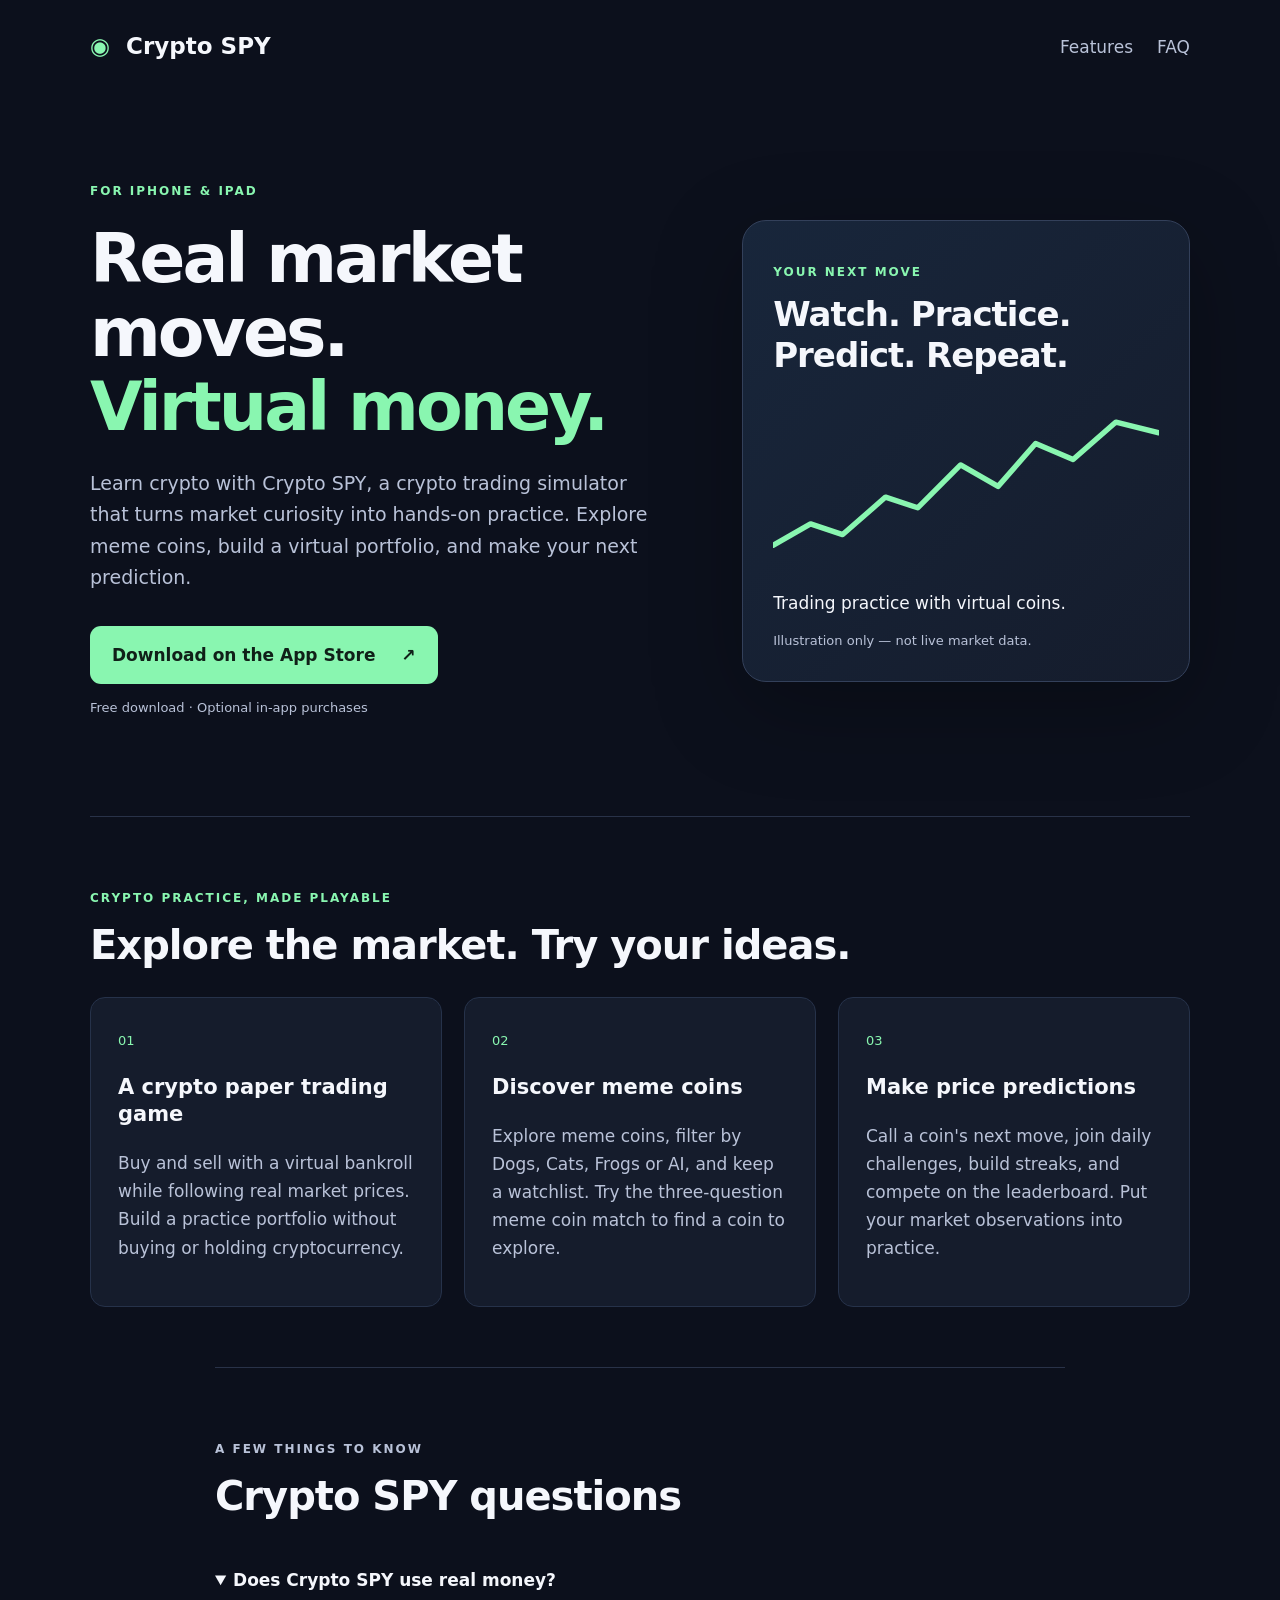
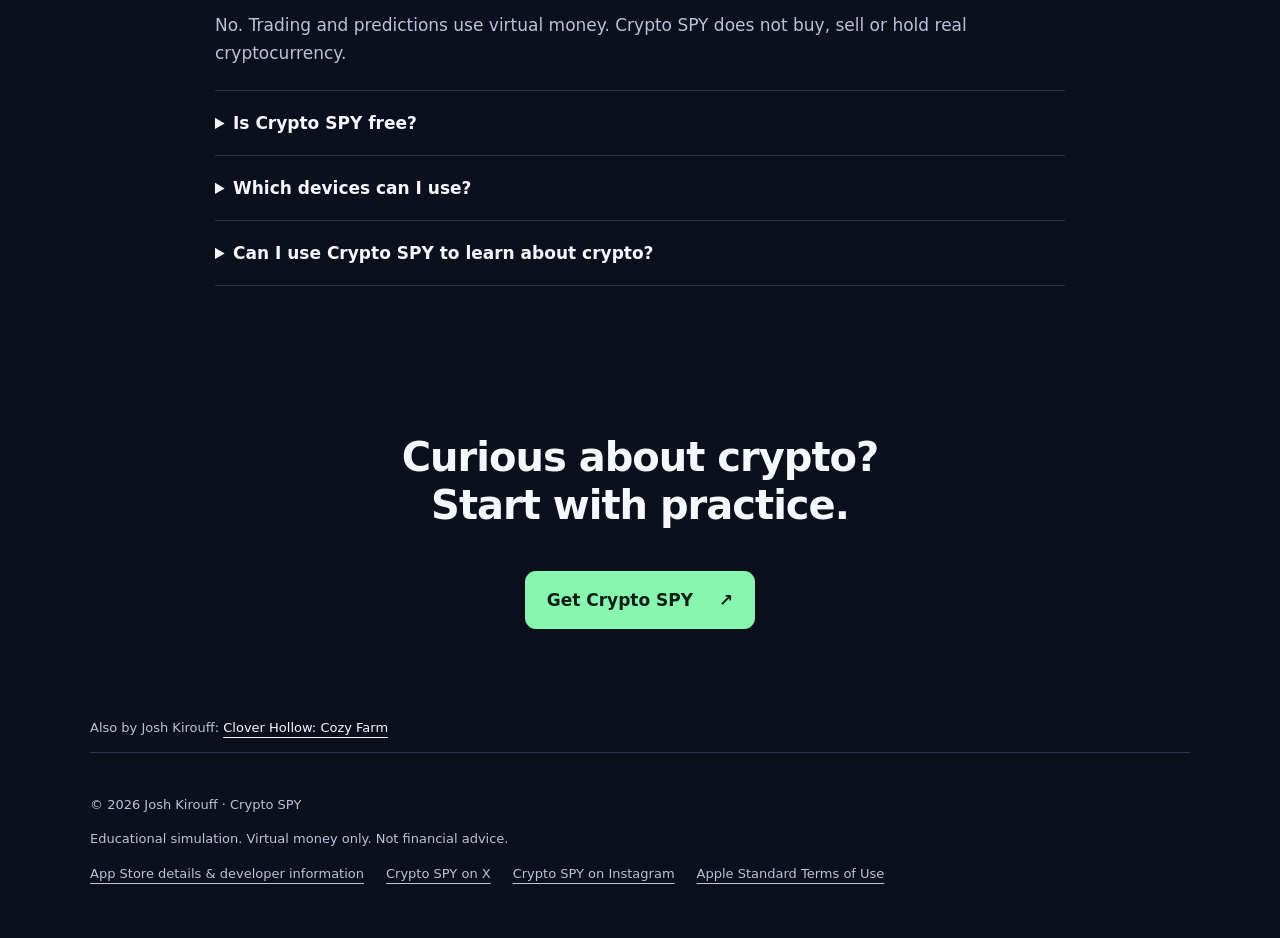
<file: index.html>
<!doctype html>
<html lang="en">
<head>
  <meta charset="utf-8">
  <meta name="viewport" content="width=device-width, initial-scale=1">
  <title>Crypto SPY — Crypto Trading Simulator for iPhone &amp; iPad</title>
  <meta name="description" content="Learn crypto with Crypto SPY, a trading simulator for iPhone and iPad. Practice with virtual money, explore meme coins, and try price prediction challenges.">
  <meta name="robots" content="index,follow">
  <meta name="apple-itunes-app" content="app-id=6751446451">
  <meta name="theme-color" content="#0c101c">
  <meta property="og:type" content="website">
  <meta property="og:site_name" content="Crypto SPY">
  <meta property="og:title" content="Crypto SPY — Learn crypto with virtual money">
  <meta property="og:description" content="Explore meme coins, practice trading, and try price prediction challenges on iPhone and iPad.">
  <meta property="og:image" content="https://jkingo80.github.io/cryptospy/assets/social-card.png">
  <meta property="og:image:alt" content="Crypto SPY: Real market moves. Virtual money. A crypto trading simulator for iPhone and iPad.">
  <meta property="og:image:width" content="1200">
  <meta property="og:image:height" content="630">
  <meta name="twitter:card" content="summary_large_image">
  <meta name="twitter:site" content="@cryptospyapp">
  <meta name="twitter:image" content="https://jkingo80.github.io/cryptospy/assets/social-card.png">
  <meta name="twitter:title" content="Crypto SPY — Crypto Trading Simulator">
  <meta name="twitter:description" content="Real market prices. Virtual money. Practice crypto trading on iPhone and iPad.">
  <!-- deployment-metadata:start -->
  <link rel="canonical" href="https://jkingo80.github.io/cryptospy/">
  <meta property="og:url" content="https://jkingo80.github.io/cryptospy/">
  <!-- deployment-metadata:end -->
  <link rel="icon" href="assets/favicon.svg" type="image/svg+xml">
  <link rel="stylesheet" href="assets/style.css">
  <script type="application/ld+json">
  {
    "@context": "https://schema.org",
    "@type": "MobileApplication",
    "name": "Crypto SPY: Learn Crypto",
    "description": "A crypto trading and prediction game with real market prices and virtual money for iPhone and iPad.",
    "applicationCategory": "GameApplication",
    "operatingSystem": "iOS 16.0 or later; iPadOS 16.0 or later",
    "installUrl": "https://apps.apple.com/us/app/crypto-spy-learn-crypto/id6751446451",
    "sameAs": [
        "https://apps.apple.com/us/app/crypto-spy-learn-crypto/id6751446451",
        "https://x.com/cryptospyapp",
        "https://www.instagram.com/cryptospyapp/"
    ],
    "author": {
        "@type": "Person",
        "name": "Josh Kirouff"
    },
    "offers": {
        "@type": "Offer",
        "price": "0",
        "priceCurrency": "USD",
        "description": "Free download with optional in-app purchases."
    },
    "url": "https://jkingo80.github.io/cryptospy/"
}
  </script>
</head>
<body>
  <a class="skip" href="#main">Skip to content</a>
  <header class="wrap"><a class="brand" href="#main"><span class="mark" aria-hidden="true">◉</span> Crypto SPY</a><nav aria-label="Main navigation"><a href="#features">Features</a><a href="#questions">FAQ</a></nav></header>
  <main id="main">
    <section class="hero wrap">
      <div><p class="eyebrow">FOR IPHONE &amp; IPAD</p><h1>Real market moves.<br><span>Virtual money.</span></h1><p class="intro">Learn crypto with Crypto SPY, a crypto trading simulator that turns market curiosity into hands-on practice. Explore meme coins, build a virtual portfolio, and make your next prediction.</p><a class="button" href="https://apps.apple.com/us/app/crypto-spy-learn-crypto/id6751446451">Download on the App Store <span aria-hidden="true">↗</span></a><p class="small">Free download · Optional in-app purchases</p></div>
      <aside class="hero-card" aria-label="Practice with Crypto SPY"><p class="eyebrow">YOUR NEXT MOVE</p><h2>Watch. Practice.<br>Predict. Repeat.</h2><div class="chart" aria-hidden="true"><svg viewBox="0 0 360 150"><path d="M0 130 L35 110 L65 120 L105 85 L135 95 L175 55 L210 75 L245 35 L280 50 L320 15 L360 25" fill="none" stroke="currentColor" stroke-width="5" stroke-linecap="round" stroke-linejoin="round"/></svg></div><p>Trading practice with virtual coins.</p><p class="small">Illustration only — not live market data.</p></aside>
    </section>
    <section id="features" class="wrap section"><p class="eyebrow">CRYPTO PRACTICE, MADE PLAYABLE</p><h2>Explore the market. Try your ideas.</h2><div class="grid"><article><span class="tag">01</span><h3>A crypto paper trading game</h3><p>Buy and sell with a virtual bankroll while following real market prices. Build a practice portfolio without buying or holding cryptocurrency.</p></article><article><span class="tag">02</span><h3>Discover meme coins</h3><p>Explore meme coins, filter by Dogs, Cats, Frogs or AI, and keep a watchlist. Try the three-question meme coin match to find a coin to explore.</p></article><article><span class="tag">03</span><h3>Make price predictions</h3><p>Call a coin's next move, join daily challenges, build streaks, and compete on the leaderboard. Put your market observations into practice.</p></article></div></section>
    <section id="questions" class="wrap section faq"><p class="eyebrow">A FEW THINGS TO KNOW</p><h2>Crypto SPY questions</h2><details open><summary>Does Crypto SPY use real money?</summary><p>No. Trading and predictions use virtual money. Crypto SPY does not buy, sell or hold real cryptocurrency.</p></details><details><summary>Is Crypto SPY free?</summary><p>The app is free to download, with optional Premium in-app purchases. Check the App Store and the app for current pricing, availability and subscription terms.</p></details><details><summary>Which devices can I use?</summary><p>Crypto SPY is available for iPhone and iPad. The App Store lists current device and operating system compatibility.</p></details><details><summary>Can I use Crypto SPY to learn about crypto?</summary><p>Crypto SPY lets you explore market prices, practice virtual trades and try prediction challenges. It is an educational game; its content is not financial advice.</p></details></section>
    <section class="wrap closing"><h2>Curious about crypto?<br>Start with practice.</h2><a class="button" href="https://apps.apple.com/us/app/crypto-spy-learn-crypto/id6751446451">Get Crypto SPY <span aria-hidden="true">↗</span></a></section>
  </main>
  <div class="wrap small"><p>Also by Josh Kirouff: <a href="https://jkingo80.github.io/cloverhollow/">Clover Hollow: Cozy Farm</a></p></div>
  <footer class="wrap"><p>© 2026 Josh Kirouff · Crypto SPY</p><p>Educational simulation. Virtual money only. Not financial advice.</p><a href="https://apps.apple.com/us/app/crypto-spy-learn-crypto/id6751446451">App Store details &amp; developer information</a><a href="https://x.com/cryptospyapp">Crypto SPY on X</a><a href="https://www.instagram.com/cryptospyapp/">Crypto SPY on Instagram</a><a href="https://www.apple.com/legal/internet-services/itunes/dev/stdeula/">Apple Standard Terms of Use</a></footer>
</body>
</html>
</file>
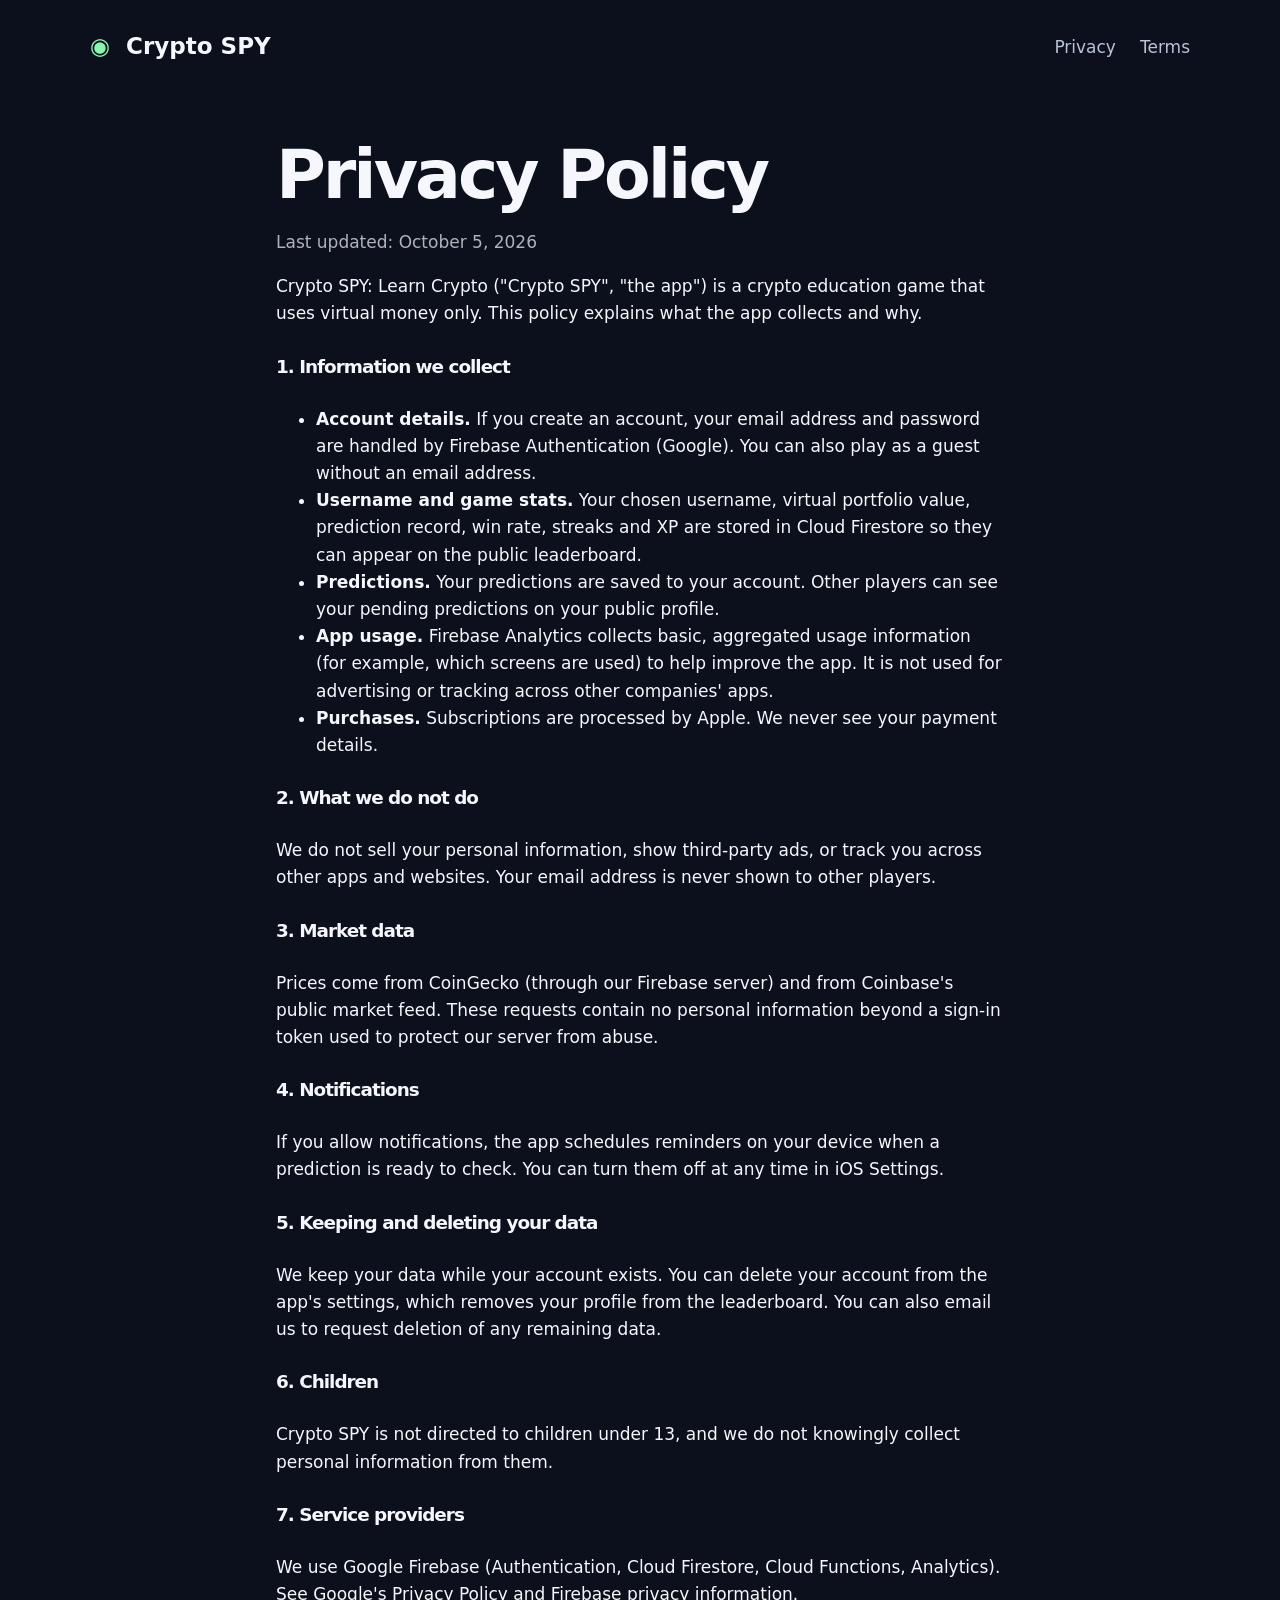
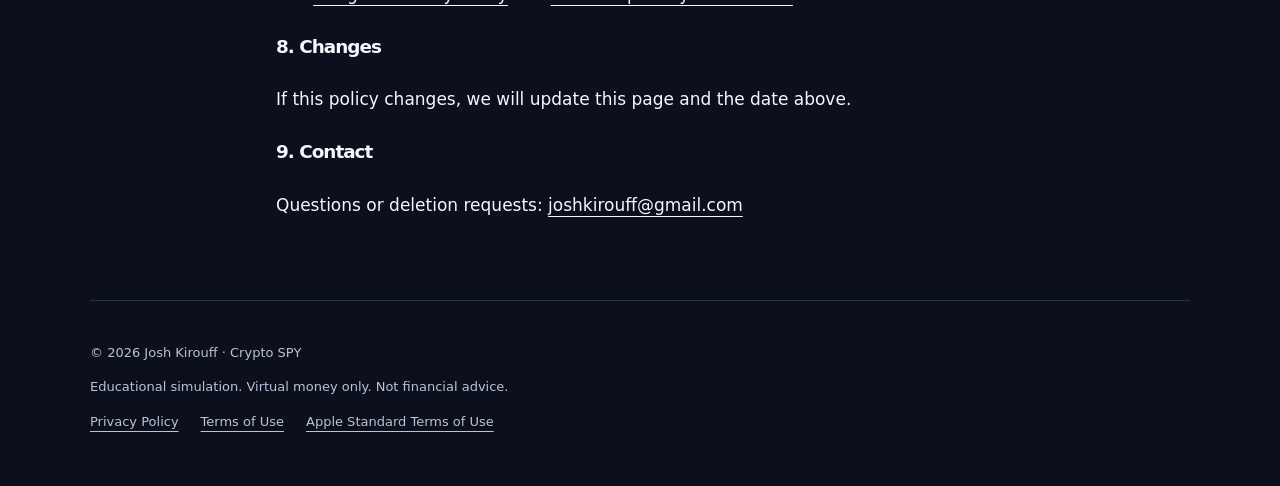
<file: privacy.html>
<!doctype html>
<html lang="en">
<head>
  <meta charset="utf-8">
  <meta name="viewport" content="width=device-width, initial-scale=1">
  <title>Privacy Policy — Crypto SPY</title>
  <meta name="description" content="How Crypto SPY handles your data.">
  <link rel="canonical" href="https://jkingo80.github.io/cryptospy/privacy.html">
  <link rel="icon" href="assets/favicon.svg" type="image/svg+xml">
  <link rel="stylesheet" href="assets/style.css">
  <style>.legal{max-width:760px;margin:0 auto;padding:24px 16px 64px;line-height:1.6}.legal h1{margin-bottom:4px}.legal h2{margin-top:28px;font-size:1.15rem}.legal .updated{opacity:.7}</style>
</head>
<body>
  <header class="wrap"><a class="brand" href="./"><span class="mark" aria-hidden="true">◉</span> Crypto SPY</a><nav aria-label="Main navigation"><a href="privacy.html">Privacy</a><a href="terms.html">Terms</a></nav></header>
  <main id="main" class="legal">
    <h1>Privacy Policy</h1>
    <p class="updated">Last updated: October 5, 2026</p>
    <p>Crypto SPY: Learn Crypto ("Crypto SPY", "the app") is a crypto education game that uses virtual money only. This policy explains what the app collects and why.</p>

    <h2>1. Information we collect</h2>
    <ul>
      <li><strong>Account details.</strong> If you create an account, your email address and password are handled by Firebase Authentication (Google). You can also play as a guest without an email address.</li>
      <li><strong>Username and game stats.</strong> Your chosen username, virtual portfolio value, prediction record, win rate, streaks and XP are stored in Cloud Firestore so they can appear on the public leaderboard.</li>
      <li><strong>Predictions.</strong> Your predictions are saved to your account. Other players can see your pending predictions on your public profile.</li>
      <li><strong>App usage.</strong> Firebase Analytics collects basic, aggregated usage information (for example, which screens are used) to help improve the app. It is not used for advertising or tracking across other companies' apps.</li>
      <li><strong>Purchases.</strong> Subscriptions are processed by Apple. We never see your payment details.</li>
    </ul>

    <h2>2. What we do not do</h2>
    <p>We do not sell your personal information, show third-party ads, or track you across other apps and websites. Your email address is never shown to other players.</p>

    <h2>3. Market data</h2>
    <p>Prices come from CoinGecko (through our Firebase server) and from Coinbase's public market feed. These requests contain no personal information beyond a sign-in token used to protect our server from abuse.</p>

    <h2>4. Notifications</h2>
    <p>If you allow notifications, the app schedules reminders on your device when a prediction is ready to check. You can turn them off at any time in iOS Settings.</p>

    <h2>5. Keeping and deleting your data</h2>
    <p>We keep your data while your account exists. You can delete your account from the app's settings, which removes your profile from the leaderboard. You can also email us to request deletion of any remaining data.</p>

    <h2>6. Children</h2>
    <p>Crypto SPY is not directed to children under 13, and we do not knowingly collect personal information from them.</p>

    <h2>7. Service providers</h2>
    <p>We use Google Firebase (Authentication, Cloud Firestore, Cloud Functions, Analytics). See <a href="https://policies.google.com/privacy">Google's Privacy Policy</a> and <a href="https://firebase.google.com/support/privacy">Firebase privacy information</a>.</p>

    <h2>8. Changes</h2>
    <p>If this policy changes, we will update this page and the date above.</p>

    <h2>9. Contact</h2>
    <p>Questions or deletion requests: <a href="mailto:joshkirouff@gmail.com">joshkirouff@gmail.com</a></p>
  </main>
  <footer class="wrap"><p>© 2026 Josh Kirouff · Crypto SPY</p><p>Educational simulation. Virtual money only. Not financial advice.</p><a href="privacy.html">Privacy Policy</a><a href="terms.html">Terms of Use</a><a href="https://www.apple.com/legal/internet-services/itunes/dev/stdeula/">Apple Standard Terms of Use</a></footer>
</body>
</html>
</file>
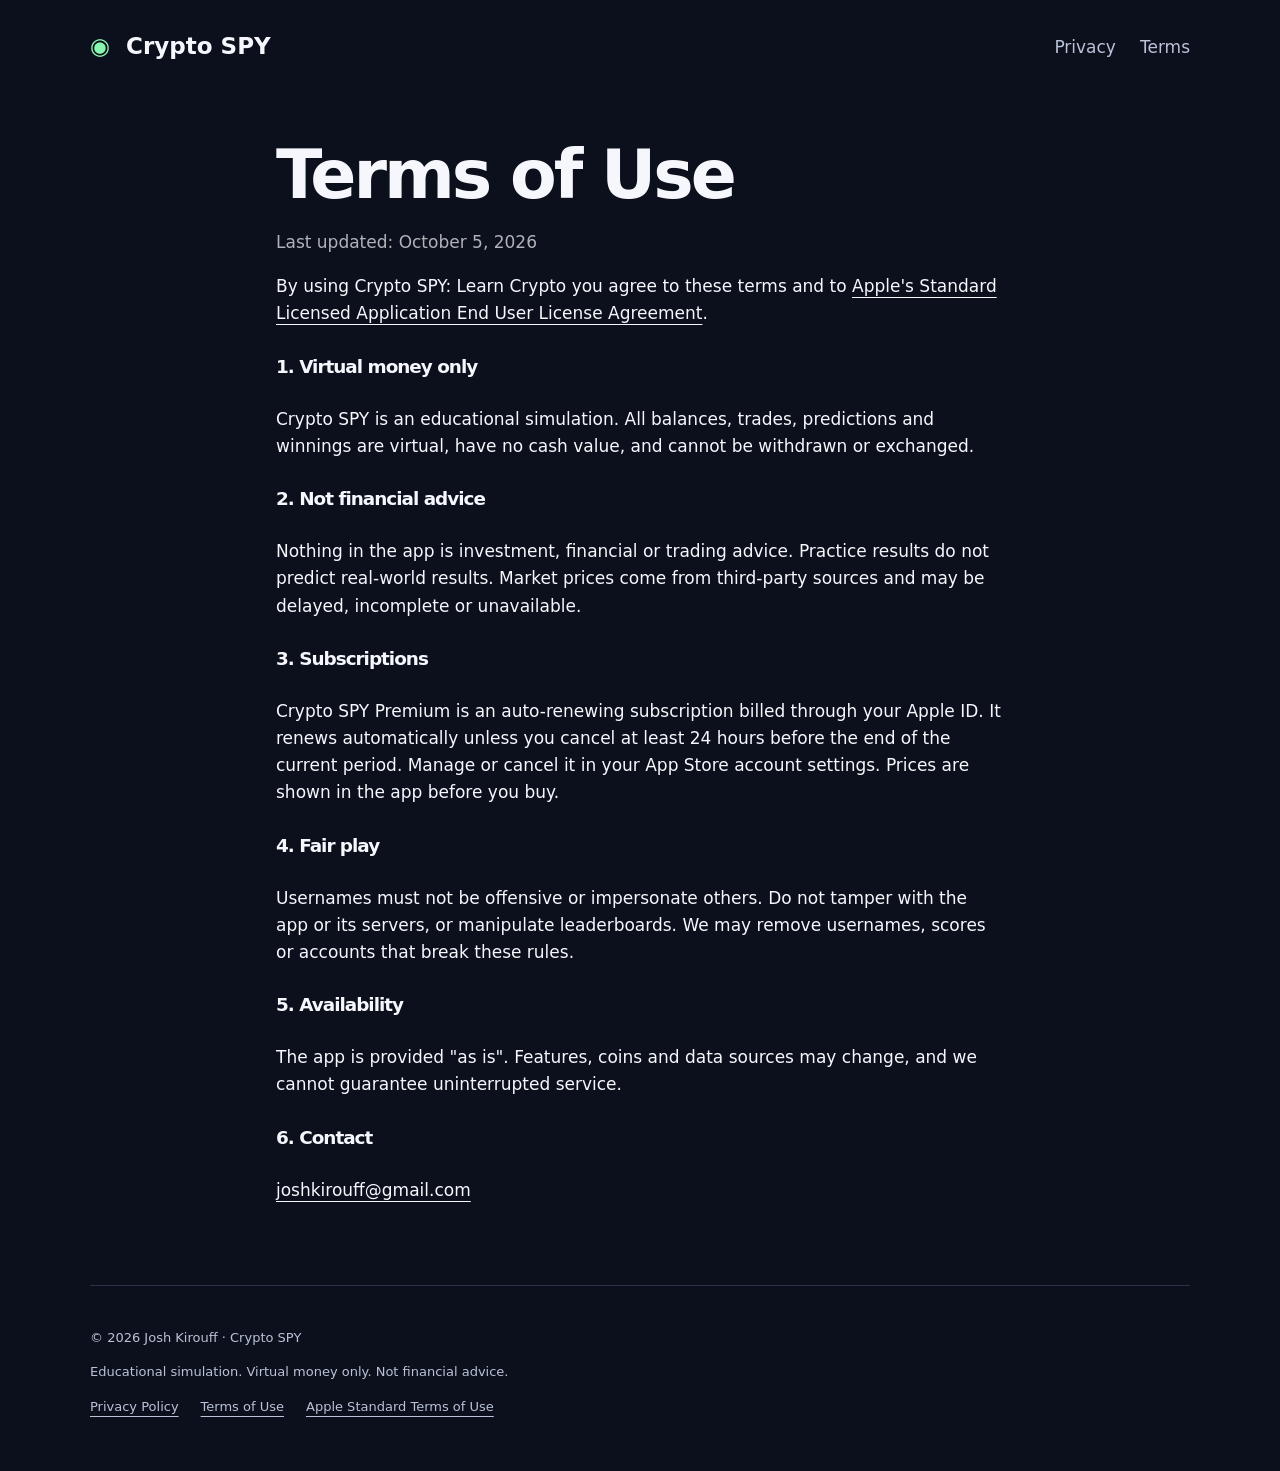
<file: terms.html>
<!doctype html>
<html lang="en">
<head>
  <meta charset="utf-8">
  <meta name="viewport" content="width=device-width, initial-scale=1">
  <title>Terms of Use — Crypto SPY</title>
  <meta name="description" content="Terms of use for Crypto SPY: Learn Crypto.">
  <link rel="canonical" href="https://jkingo80.github.io/cryptospy/terms.html">
  <link rel="icon" href="assets/favicon.svg" type="image/svg+xml">
  <link rel="stylesheet" href="assets/style.css">
  <style>.legal{max-width:760px;margin:0 auto;padding:24px 16px 64px;line-height:1.6}.legal h1{margin-bottom:4px}.legal h2{margin-top:28px;font-size:1.15rem}.legal .updated{opacity:.7}</style>
</head>
<body>
  <header class="wrap"><a class="brand" href="./"><span class="mark" aria-hidden="true">◉</span> Crypto SPY</a><nav aria-label="Main navigation"><a href="privacy.html">Privacy</a><a href="terms.html">Terms</a></nav></header>
  <main id="main" class="legal">
    <h1>Terms of Use</h1>
    <p class="updated">Last updated: October 5, 2026</p>
    <p>By using Crypto SPY: Learn Crypto you agree to these terms and to <a href="https://www.apple.com/legal/internet-services/itunes/dev/stdeula/">Apple's Standard Licensed Application End User License Agreement</a>.</p>

    <h2>1. Virtual money only</h2>
    <p>Crypto SPY is an educational simulation. All balances, trades, predictions and winnings are virtual, have no cash value, and cannot be withdrawn or exchanged.</p>

    <h2>2. Not financial advice</h2>
    <p>Nothing in the app is investment, financial or trading advice. Practice results do not predict real-world results. Market prices come from third-party sources and may be delayed, incomplete or unavailable.</p>

    <h2>3. Subscriptions</h2>
    <p>Crypto SPY Premium is an auto-renewing subscription billed through your Apple ID. It renews automatically unless you cancel at least 24 hours before the end of the current period. Manage or cancel it in your App Store account settings. Prices are shown in the app before you buy.</p>

    <h2>4. Fair play</h2>
    <p>Usernames must not be offensive or impersonate others. Do not tamper with the app or its servers, or manipulate leaderboards. We may remove usernames, scores or accounts that break these rules.</p>

    <h2>5. Availability</h2>
    <p>The app is provided "as is". Features, coins and data sources may change, and we cannot guarantee uninterrupted service.</p>

    <h2>6. Contact</h2>
    <p><a href="mailto:joshkirouff@gmail.com">joshkirouff@gmail.com</a></p>
  </main>
  <footer class="wrap"><p>© 2026 Josh Kirouff · Crypto SPY</p><p>Educational simulation. Virtual money only. Not financial advice.</p><a href="privacy.html">Privacy Policy</a><a href="terms.html">Terms of Use</a><a href="https://www.apple.com/legal/internet-services/itunes/dev/stdeula/">Apple Standard Terms of Use</a></footer>
</body>
</html>
</file>
<file: assets/style.css>
:root{color-scheme:dark;--bg:#0c101c;--panel:#151c2c;--text:#f5f7fc;--muted:#b9c2d8;--accent:#89f6b0}*{box-sizing:border-box}html{scroll-behavior:smooth;scroll-padding-top:24px}body{margin:0;background:var(--bg);color:var(--text);font:17px/1.65 system-ui,-apple-system,BlinkMacSystemFont,"Segoe UI",sans-serif}.wrap{width:min(1100px,calc(100% - 48px));margin:auto}a{color:var(--text);text-underline-offset:5px}a:focus-visible,summary:focus-visible{outline:3px solid var(--accent);outline-offset:6px}.skip{position:absolute;top:-80px;background:var(--bg);padding:12px}.skip:focus{top:12px}header{display:flex;justify-content:space-between;align-items:center;padding:28px 0}.brand{font-size:23px;font-weight:800;text-decoration:none}.mark{color:var(--accent);margin-right:8px}nav{display:flex;gap:24px}nav a{text-decoration:none;color:var(--muted)}.hero{display:grid;grid-template-columns:1.3fr 1fr;gap:70px;align-items:center;padding:76px 0 84px}.eyebrow{font-size:12px;letter-spacing:2px;font-weight:800;color:var(--accent)}h1{font-size:clamp(42px,5.5vw,68px);line-height:1.09;letter-spacing:-3px;margin:20px 0 24px}h1 span{color:var(--accent)}.intro{font-size:19px;color:var(--muted);max-width:570px}.button{display:inline-flex;align-items:center;gap:26px;background:var(--accent);color:#102018;padding:15px 22px;border-radius:11px;font-weight:800;text-decoration:none;margin-top:14px}.button:hover{background:#b1ffcb}.small{font-size:13px;color:var(--muted)}.hero-card{background:linear-gradient(135deg,#18263b,#151c2c);border:1px solid #33405a;border-radius:24px;padding:30px;box-shadow:0 25px 90px #0004}.hero-card h2{font-size:34px;line-height:1.2;letter-spacing:-1px}.hero-card p{margin-bottom:0}.chart{color:var(--accent);margin:30px 0 22px}.chart svg{display:block;width:100%;height:auto}.section{padding:60px 0;border-top:1px solid #293248}h2{font-size:clamp(27px,3.5vw,40px);line-height:1.2;letter-spacing:-1px;margin:12px 0 28px}.grid{display:grid;grid-template-columns:repeat(3,1fr);gap:22px}.grid article{background:var(--panel);padding:27px;border:1px solid #26324a;border-radius:15px}.tag{color:var(--accent);font-size:13px}h3{font-size:21px;line-height:1.3}.grid p,.faq p{color:var(--muted)}.faq{max-width:850px}details{border-bottom:1px solid #293248;padding:18px 0}summary{font-weight:650;cursor:pointer}details p{margin-bottom:5px}.closing{padding:75px 0;text-align:center}footer{border-top:1px solid #293248;padding:28px 0 42px;font-size:13px;color:var(--muted)}footer a{display:inline-block;margin-right:22px;margin-bottom:12px;color:var(--muted)}@media(max-width:760px){.wrap{width:calc(100% - 36px)}header{padding:22px 0}.brand{font-size:20px}nav{gap:16px;font-size:14px}.hero{grid-template-columns:1fr;gap:36px;padding:42px 0 58px}h1{letter-spacing:-2px}.hero-card{padding:25px}.hero-card h2{font-size:28px}.chart{max-width:340px}.grid{grid-template-columns:1fr}.section{padding:42px 0}.closing{padding:50px 0}}@media(prefers-reduced-motion:reduce){html{scroll-behavior:auto}}
</file>
